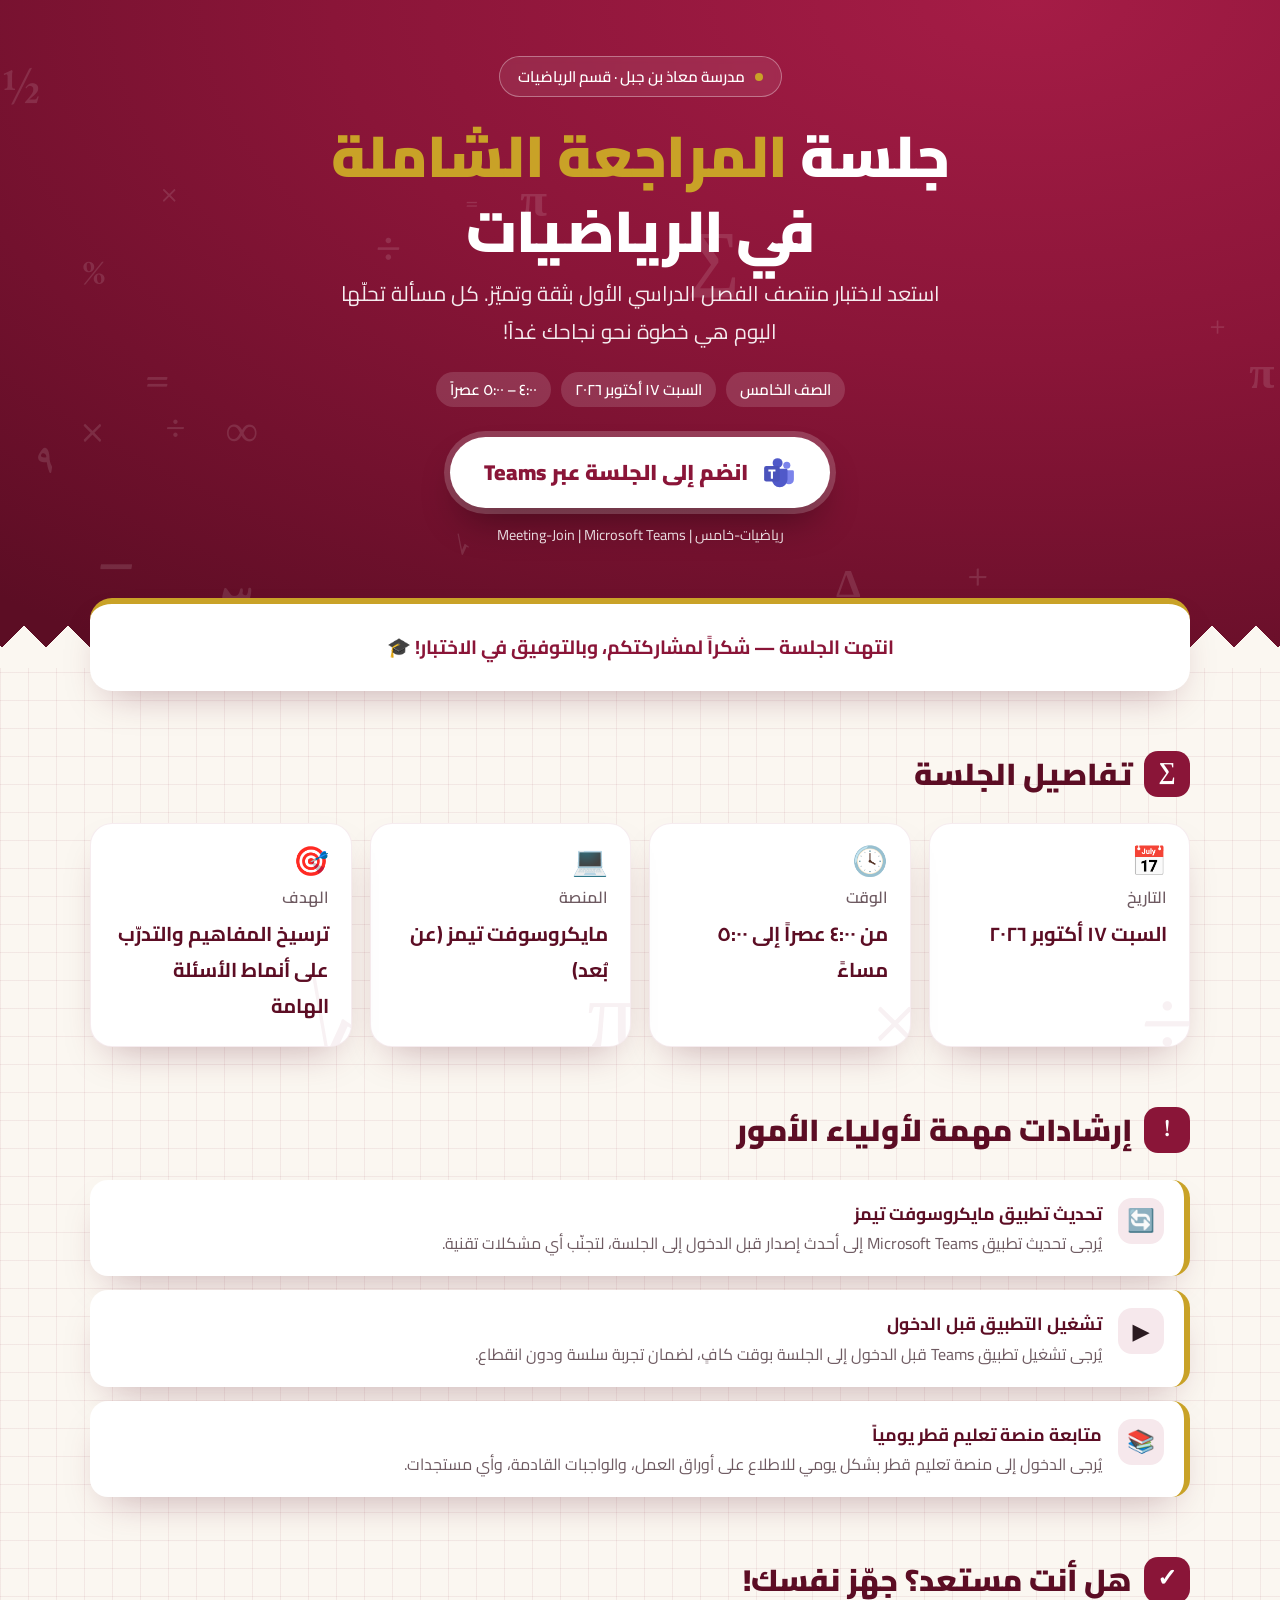
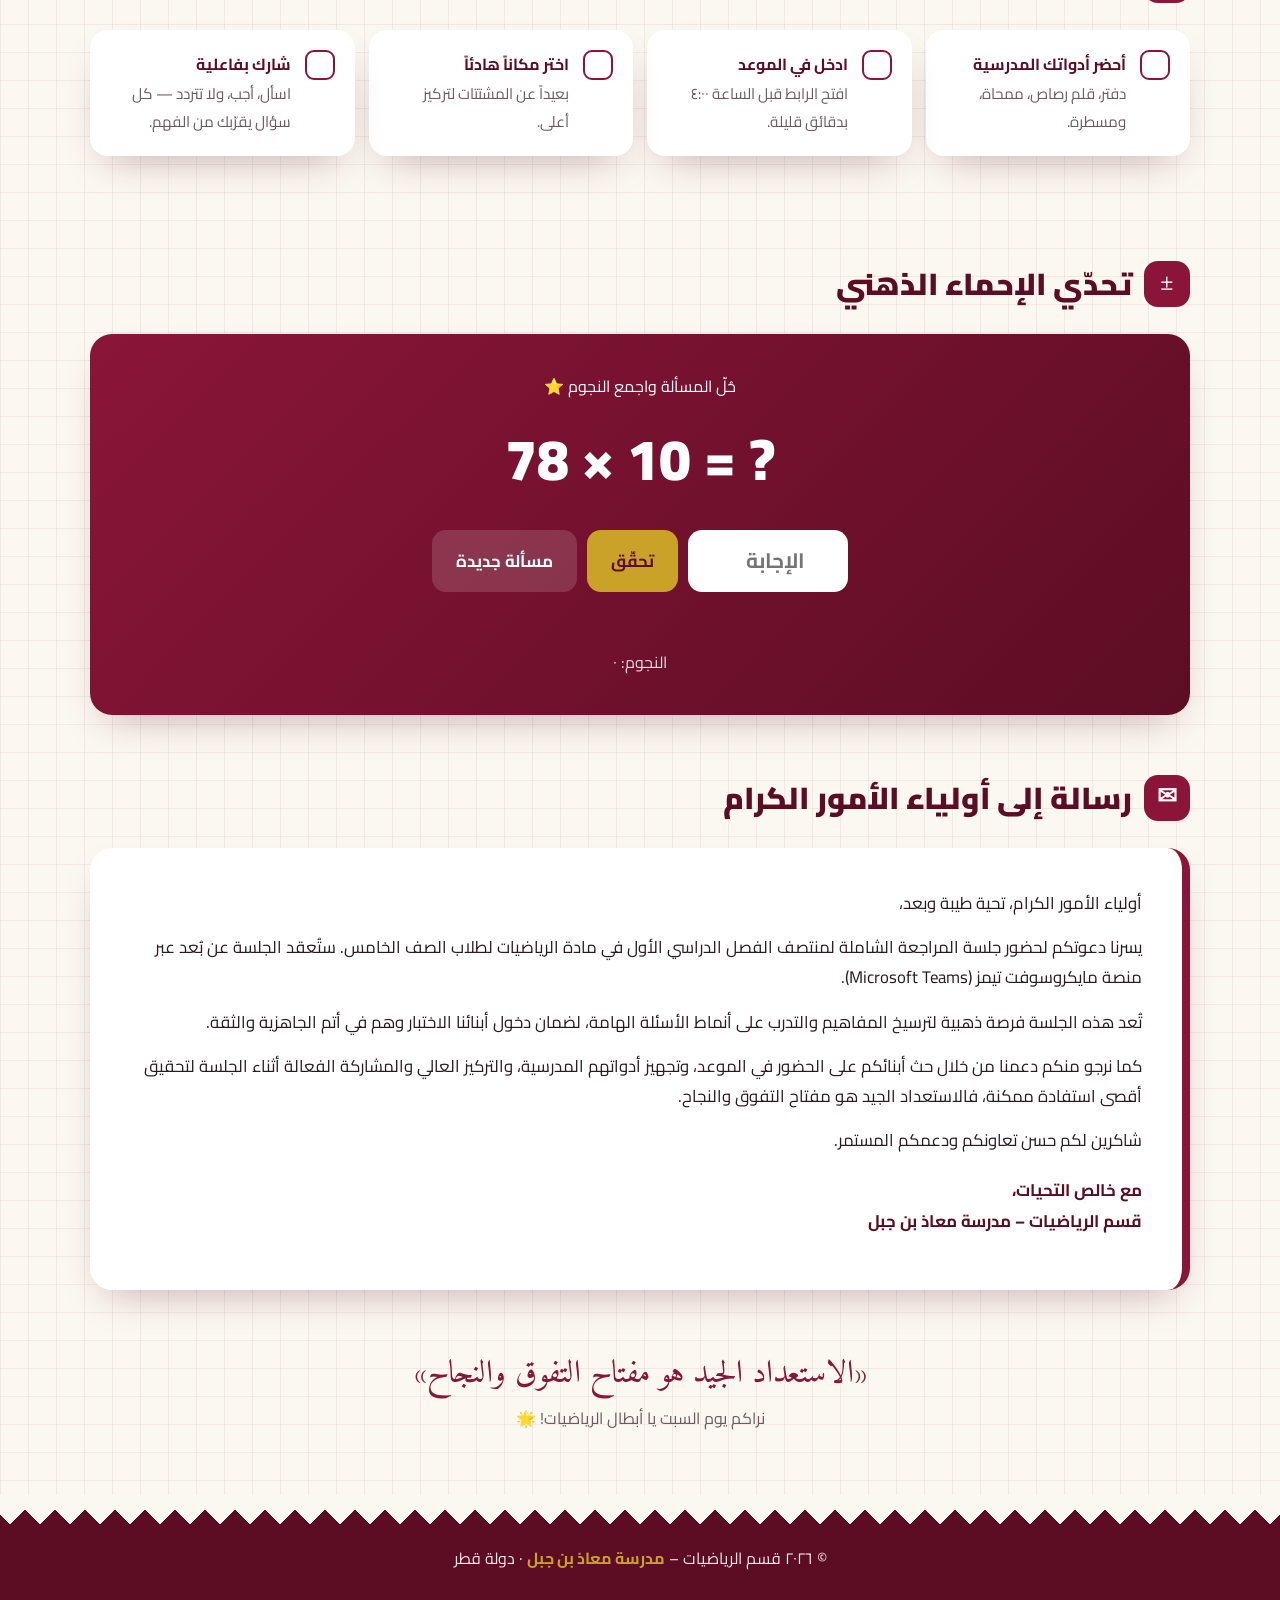
<file: index.html>
<!doctype html>
<html lang="ar" dir="rtl">
<head>
<meta charset="utf-8">
<meta name="viewport" content="width=device-width, initial-scale=1">
<title>مراجعة الرياضيات – الصف الخامس</title>
<meta name="description" content="جلسة المراجعة الشاملة لمنتصف الفصل الدراسي الأول في مادة الرياضيات للصف الخامس – مدرسة معاذ بن جبل">
<link rel="preconnect" href="https://fonts.googleapis.com">
<link rel="preconnect" href="https://fonts.gstatic.com" crossorigin>
<link href="https://fonts.googleapis.com/css2?family=Cairo:wght@400;600;700;900&family=Amiri:wght@700&display=swap" rel="stylesheet">
<style>
  :root {
    --maroon: #8A1538;
    --maroon-deep: #5C0D24;
    --maroon-soft: #F6E8EC;
    --gold: #C9A227;
    --gold-soft: #F7EED3;
    --sand: #FBF7F1;
    --ink: #2B1A20;
    --muted: #6E5A61;
    --white: #FFFFFF;
    --grid: rgba(138, 21, 56, 0.07);
    --radius: 22px;
    --shadow: 0 18px 40px -18px rgba(92, 13, 36, 0.35);
    color-scheme: light;
  }

  * { box-sizing: border-box; }
  html { scroll-behavior: smooth; }

  body {
    margin: 0;
    font-family: "Cairo", system-ui, sans-serif;
    color: var(--ink);
    background-color: var(--sand);
    background-image:
      linear-gradient(var(--grid) 1px, transparent 1px),
      linear-gradient(90deg, var(--grid) 1px, transparent 1px);
    background-size: 28px 28px;
    line-height: 1.8;
    overflow-x: hidden;
  }

  a { color: inherit; }

  .wrap { width: min(1100px, 100% - 32px); margin-inline: auto; }

  /* ===== Hero (Qatari flag inspired) ===== */
  .hero {
    position: relative;
    background: radial-gradient(120% 120% at 80% 0%, #A51C46 0%, var(--maroon) 45%, var(--maroon-deep) 100%);
    color: var(--white);
    padding: 56px 0 120px;
    overflow: hidden;
  }

  /* The nine-point serrated edge of the Qatari flag */
  .hero::after {
    content: "";
    position: absolute;
    inset-inline: 0;
    bottom: -1px;
    height: 44px;
    background: var(--sand);
    -webkit-mask: conic-gradient(from 135deg at top, #0000, #000 1deg 89deg, #0000 90deg) 50% / 44px 100%;
            mask: conic-gradient(from 135deg at top, #0000, #000 1deg 89deg, #0000 90deg) 50% / 44px 100%;
  }

  .floating {
    position: absolute;
    inset: 0;
    pointer-events: none;
    font-family: "Amiri", serif;
    font-weight: 700;
  }
  .floating span {
    position: absolute;
    color: rgba(255, 255, 255, 0.12);
    animation: drift 9s ease-in-out infinite;
  }
  @keyframes drift {
    0%, 100% { transform: translateY(0) rotate(0deg); }
    50%      { transform: translateY(-16px) rotate(8deg); }
  }

  .hero-inner { position: relative; z-index: 1; text-align: center; }

  .school {
    display: inline-flex;
    align-items: center;
    gap: 10px;
    padding: 6px 18px;
    border: 1px solid rgba(255, 255, 255, 0.35);
    border-radius: 999px;
    font-weight: 600;
    font-size: 0.95rem;
    background: rgba(255, 255, 255, 0.08);
    backdrop-filter: blur(4px);
  }
  .school .dot { width: 8px; height: 8px; border-radius: 50%; background: var(--gold); }

  .hero h1 {
    margin: 22px 0 6px;
    font-size: clamp(2rem, 6vw, 3.6rem);
    font-weight: 900;
    line-height: 1.3;
    letter-spacing: -0.5px;
  }
  .hero h1 .accent { color: var(--gold); }

  .hero .sub {
    margin: 0 auto;
    max-width: 640px;
    font-size: clamp(1.05rem, 2.6vw, 1.3rem);
    opacity: 0.92;
  }

  .tags { display: flex; flex-wrap: wrap; justify-content: center; gap: 10px; margin: 22px 0 30px; }
  .tag {
    padding: 4px 14px;
    border-radius: 999px;
    background: rgba(255, 255, 255, 0.14);
    font-weight: 600;
    font-size: 0.95rem;
  }

  /* ===== Join button ===== */
  .join {
    display: inline-flex;
    align-items: center;
    gap: 14px;
    padding: 16px 34px;
    border-radius: 999px;
    background: var(--white);
    color: var(--maroon);
    font-size: clamp(1.1rem, 3vw, 1.35rem);
    font-weight: 900;
    text-decoration: none;
    box-shadow: 0 0 0 6px rgba(255, 255, 255, 0.18), 0 20px 40px -12px rgba(0, 0, 0, 0.45);
    transition: transform 0.2s ease, box-shadow 0.2s ease;
    animation: pulse 2.4s ease-in-out infinite;
  }
  .join:hover, .join:focus-visible {
    transform: translateY(-3px) scale(1.02);
    box-shadow: 0 0 0 10px rgba(255, 255, 255, 0.22), 0 26px 48px -12px rgba(0, 0, 0, 0.5);
    outline: none;
  }
  .join svg { width: 34px; height: 34px; flex: none; }
  @keyframes pulse {
    0%, 100% { box-shadow: 0 0 0 6px rgba(255, 255, 255, 0.18), 0 20px 40px -12px rgba(0, 0, 0, 0.45); }
    50%      { box-shadow: 0 0 0 14px rgba(255, 255, 255, 0.06), 0 20px 40px -12px rgba(0, 0, 0, 0.45); }
  }
  .join-note { display: block; margin-top: 14px; font-size: 0.9rem; opacity: 0.85; }

  /* ===== Countdown ===== */
  .countdown-card {
    position: relative;
    z-index: 2;
    margin-top: -70px;
    background: var(--white);
    border-radius: var(--radius);
    box-shadow: var(--shadow);
    padding: 26px 22px;
    text-align: center;
    border-top: 6px solid var(--gold);
  }
  .countdown-card h2 { margin: 0 0 14px; font-size: 1.25rem; color: var(--maroon); }
  .countdown { display: flex; justify-content: center; gap: clamp(8px, 2.5vw, 22px); direction: rtl; }
  .unit {
    min-width: clamp(64px, 18vw, 110px);
    padding: 12px 6px;
    border-radius: 16px;
    background: var(--maroon-soft);
  }
  .unit b {
    display: block;
    font-size: clamp(1.8rem, 6vw, 2.8rem);
    font-weight: 900;
    color: var(--maroon);
    line-height: 1.1;
    font-variant-numeric: tabular-nums;
  }
  .unit small { color: var(--muted); font-weight: 600; }
  .live-msg { font-size: 1.2rem; font-weight: 700; color: var(--maroon); margin: 0; }

  /* ===== Sections ===== */
  section { padding: 56px 0 0; }
  .section-title {
    display: flex;
    align-items: center;
    gap: 12px;
    margin: 0 0 22px;
    font-size: clamp(1.4rem, 3.4vw, 1.9rem);
    font-weight: 900;
    color: var(--maroon-deep);
  }
  .section-title .sym {
    display: grid;
    place-items: center;
    width: 46px;
    height: 46px;
    border-radius: 14px;
    background: var(--maroon);
    color: var(--white);
    font-family: "Amiri", serif;
    font-size: 1.5rem;
    flex: none;
  }

  .grid { display: grid; gap: 18px; grid-template-columns: repeat(auto-fit, minmax(230px, 1fr)); }

  .card {
    background: var(--white);
    border-radius: var(--radius);
    padding: 22px;
    box-shadow: var(--shadow);
    border: 1px solid rgba(138, 21, 56, 0.08);
    position: relative;
    overflow: hidden;
  }
  .card .big-sym {
    position: absolute;
    inset-inline-start: -6px;
    bottom: -26px;
    font-family: "Amiri", serif;
    font-size: 6rem;
    color: rgba(138, 21, 56, 0.06);
    line-height: 1;
  }
  .card h3 { margin: 0 0 4px; font-size: 1rem; color: var(--muted); font-weight: 600; }
  .card p { margin: 0; font-size: 1.25rem; font-weight: 700; color: var(--maroon-deep); }
  .card .icon { font-size: 1.8rem; line-height: 1; margin-bottom: 8px; }

  /* Parents' notes */
  .notes { list-style: none; margin: 0; padding: 0; display: grid; gap: 14px; }
  .notes li {
    display: flex;
    gap: 16px;
    align-items: flex-start;
    background: var(--white);
    border-radius: 18px;
    padding: 18px 20px;
    box-shadow: var(--shadow);
    border-inline-start: 6px solid var(--gold);
  }
  .notes .icon {
    flex: none;
    width: 46px;
    height: 46px;
    border-radius: 14px;
    background: var(--maroon-soft);
    display: grid;
    place-items: center;
    font-size: 1.4rem;
  }
  .notes strong { display: block; color: var(--maroon-deep); font-size: 1.1rem; }
  .notes p { margin: 0; color: var(--muted); }

  /* Checklist */
  .checklist { list-style: none; margin: 0; padding: 0; display: grid; gap: 14px; grid-template-columns: repeat(auto-fit, minmax(260px, 1fr)); }
  .checklist li {
    display: flex;
    gap: 14px;
    align-items: flex-start;
    background: var(--white);
    border-radius: 18px;
    padding: 18px;
    box-shadow: var(--shadow);
    cursor: pointer;
    user-select: none;
    transition: background 0.2s;
    border: 2px solid transparent;
  }
  .checklist li:hover { border-color: var(--maroon-soft); }
  .checklist .box {
    flex: none;
    width: 30px;
    height: 30px;
    border-radius: 9px;
    border: 2px solid var(--maroon);
    display: grid;
    place-items: center;
    color: var(--white);
    font-weight: 900;
    transition: background 0.2s;
  }
  .checklist li.done { background: var(--gold-soft); }
  .checklist li.done .box { background: var(--maroon); }
  .checklist li.done .box::after { content: "✓"; }
  .checklist strong { display: block; color: var(--maroon-deep); }
  .checklist span.desc { color: var(--muted); font-size: 0.95rem; }
  .ready-msg { margin: 16px 0 0; text-align: center; font-weight: 700; color: var(--maroon); min-height: 1.8em; }

  /* Warm-up game */
  .game {
    background: linear-gradient(135deg, var(--maroon) 0%, var(--maroon-deep) 100%);
    color: var(--white);
    border-radius: var(--radius);
    padding: clamp(22px, 4vw, 38px);
    box-shadow: var(--shadow);
    text-align: center;
    position: relative;
    overflow: hidden;
  }
  .game .question {
    font-size: clamp(2.2rem, 8vw, 3.6rem);
    font-weight: 900;
    direction: ltr;
    margin: 8px 0 18px;
    font-variant-numeric: tabular-nums;
  }
  .game form { display: flex; justify-content: center; gap: 10px; flex-wrap: wrap; }
  .game input {
    width: 160px;
    padding: 12px 16px;
    border-radius: 14px;
    border: none;
    font: inherit;
    font-size: 1.3rem;
    font-weight: 700;
    text-align: center;
    color: var(--maroon-deep);
  }
  .game input:focus { outline: 3px solid var(--gold); }
  .btn {
    padding: 12px 24px;
    border-radius: 14px;
    border: none;
    font: inherit;
    font-weight: 700;
    font-size: 1.05rem;
    cursor: pointer;
    background: var(--gold);
    color: var(--maroon-deep);
    transition: transform 0.15s;
  }
  .btn:hover { transform: translateY(-2px); }
  .btn.ghost { background: rgba(255, 255, 255, 0.15); color: var(--white); }
  .feedback { min-height: 2em; margin: 16px 0 4px; font-size: 1.15rem; font-weight: 700; }
  .score { opacity: 0.85; }
  .stars { color: var(--gold); letter-spacing: 4px; }

  /* Parents letter */
  .letter {
    background: var(--white);
    border-radius: var(--radius);
    padding: clamp(22px, 4vw, 40px);
    box-shadow: var(--shadow);
    border-inline-start: 8px solid var(--maroon);
    font-size: 1.05rem;
  }
  .letter p { margin: 0 0 14px; }
  .letter .sign { margin-top: 20px; font-weight: 700; color: var(--maroon-deep); }

  /* Quote */
  .quote {
    margin-top: 56px;
    text-align: center;
    font-family: "Amiri", serif;
    font-size: clamp(1.4rem, 4vw, 2rem);
    color: var(--maroon);
  }
  .quote small { display: block; font-family: "Cairo", sans-serif; font-size: 1rem; color: var(--muted); }

  footer {
    margin-top: 64px;
    background: var(--maroon-deep);
    color: rgba(255, 255, 255, 0.9);
    text-align: center;
    padding: 30px 16px;
    position: relative;
  }
  footer::before {
    content: "";
    position: absolute;
    inset-inline: 0;
    top: -1px;
    height: 30px;
    background: var(--sand);
    -webkit-mask: conic-gradient(from -45deg at bottom, #0000, #000 1deg 89deg, #0000 90deg) 50% / 30px 100%;
            mask: conic-gradient(from -45deg at bottom, #0000, #000 1deg 89deg, #0000 90deg) 50% / 30px 100%;
  }
  footer p { margin: 18px 0 0; }
  footer b { color: var(--gold); }

  .confetti {
    position: fixed;
    top: -20px;
    font-family: "Amiri", serif;
    font-weight: 700;
    pointer-events: none;
    z-index: 99;
    animation: fall linear forwards;
  }
  @keyframes fall { to { transform: translateY(110vh) rotate(540deg); opacity: 0.2; } }

  @media (prefers-reduced-motion: reduce) {
    *, *::before, *::after { animation: none !important; transition: none !important; }
  }
</style>
</head>
<body>

<header class="hero">
  <div class="floating" aria-hidden="true" id="floating"></div>
  <div class="wrap hero-inner">
    <span class="school"><span class="dot"></span> مدرسة معاذ بن جبل · قسم الرياضيات</span>
    <h1>جلسة <span class="accent">المراجعة الشاملة</span><br>في الرياضيات</h1>
    <p class="sub">استعد لاختبار منتصف الفصل الدراسي الأول بثقة وتميّز. كل مسألة تحلّها اليوم هي خطوة نحو نجاحك غداً!</p>
    <div class="tags">
      <span class="tag">الصف الخامس</span>
      <span class="tag">السبت ١٧ أكتوبر ٢٠٢٦</span>
      <span class="tag">٤:٠٠ – ٥:٠٠ عصراً</span>
    </div>
    <a class="join" href="https://teams.microsoft.com/meet/377886868925549?p=B9jHHU0qfw8M6jMyG8" target="_blank" rel="noopener">
      <svg viewBox="0 0 48 48" aria-hidden="true">
        <circle cx="35" cy="13" r="5" fill="#7B83EB"/>
        <path d="M30 20h13a2 2 0 0 1 2 2v11a7 7 0 0 1-7 7h0a7 7 0 0 1-7-7z" fill="#7B83EB"/>
        <circle cx="22" cy="10" r="7" fill="#5059C9"/>
        <path d="M12 18h22a2 2 0 0 1 2 2v13a11 11 0 0 1-11 11h0a11 11 0 0 1-11-11V18z" fill="#5059C9"/>
        <rect x="3" y="14" width="22" height="22" rx="3" fill="#4B53BC"/>
        <path d="M9 19h10v3h-3.5v10h-3V22H9z" fill="#fff"/>
      </svg>
      انضم إلى الجلسة عبر Teams
    </a>
    <span class="join-note">رياضيات-خامس | Meeting-Join | Microsoft Teams</span>
  </div>
</header>

<main class="wrap">

  <div class="countdown-card" id="countdown-card">
    <h2 id="cd-title">⏳ الوقت المتبقي على بدء الجلسة</h2>
    <div class="countdown" id="countdown">
      <div class="unit"><b id="d">0</b><small>يوم</small></div>
      <div class="unit"><b id="h">0</b><small>ساعة</small></div>
      <div class="unit"><b id="m">0</b><small>دقيقة</small></div>
      <div class="unit"><b id="s">0</b><small>ثانية</small></div>
    </div>
  </div>

  <section>
    <h2 class="section-title"><span class="sym">∑</span> تفاصيل الجلسة</h2>
    <div class="grid">
      <div class="card">
        <div class="icon">📅</div>
        <h3>التاريخ</h3>
        <p>السبت ١٧ أكتوبر ٢٠٢٦</p>
        <span class="big-sym" aria-hidden="true">÷</span>
      </div>
      <div class="card">
        <div class="icon">🕓</div>
        <h3>الوقت</h3>
        <p>من ٤:٠٠ عصراً إلى ٥:٠٠ مساءً</p>
        <span class="big-sym" aria-hidden="true">×</span>
      </div>
      <div class="card">
        <div class="icon">💻</div>
        <h3>المنصة</h3>
        <p>مايكروسوفت تيمز (عن بُعد)</p>
        <span class="big-sym" aria-hidden="true">π</span>
      </div>
      <div class="card">
        <div class="icon">🎯</div>
        <h3>الهدف</h3>
        <p>ترسيخ المفاهيم والتدرّب على أنماط الأسئلة الهامة</p>
        <span class="big-sym" aria-hidden="true">√</span>
      </div>
    </div>
  </section>

  <section>
    <h2 class="section-title"><span class="sym">!</span> إرشادات مهمة لأولياء الأمور</h2>
    <ul class="notes">
      <li>
        <span class="icon" aria-hidden="true">🔄</span>
        <div><strong>تحديث تطبيق مايكروسوفت تيمز</strong><p>يُرجى تحديث تطبيق Microsoft Teams إلى أحدث إصدار قبل الدخول إلى الجلسة، لتجنّب أي مشكلات تقنية.</p></div>
      </li>
      <li>
        <span class="icon" aria-hidden="true">▶️</span>
        <div><strong>تشغيل التطبيق قبل الدخول</strong><p>يُرجى تشغيل تطبيق Teams قبل الدخول إلى الجلسة بوقت كافٍ، لضمان تجربة سلسة ودون انقطاع.</p></div>
      </li>
      <li>
        <span class="icon" aria-hidden="true">📚</span>
        <div><strong>متابعة منصة تعليم قطر يومياً</strong><p>يُرجى الدخول إلى منصة تعليم قطر بشكل يومي للاطلاع على أوراق العمل، والواجبات القادمة، وأي مستجدات.</p></div>
      </li>
    </ul>
  </section>

  <section>
    <h2 class="section-title"><span class="sym">✓</span> هل أنت مستعد؟ جهّز نفسك!</h2>
    <ul class="checklist" id="checklist">
      <li><span class="box"></span><div><strong>أحضر أدواتك المدرسية</strong><span class="desc">دفتر، قلم رصاص، ممحاة، ومسطرة.</span></div></li>
      <li><span class="box"></span><div><strong>ادخل في الموعد</strong><span class="desc">افتح الرابط قبل الساعة ٤:٠٠ بدقائق قليلة.</span></div></li>
      <li><span class="box"></span><div><strong>اختر مكاناً هادئاً</strong><span class="desc">بعيداً عن المشتتات لتركيز أعلى.</span></div></li>
      <li><span class="box"></span><div><strong>شارك بفاعلية</strong><span class="desc">اسأل، أجب، ولا تتردد — كل سؤال يقرّبك من الفهم.</span></div></li>
    </ul>
    <p class="ready-msg" id="ready-msg" aria-live="polite"></p>
  </section>

  <section>
    <h2 class="section-title"><span class="sym">±</span> تحدّي الإحماء الذهني</h2>
    <div class="game">
      <div>حُلّ المسألة واجمع النجوم ⭐</div>
      <div class="question" id="question">—</div>
      <form id="game-form" autocomplete="off">
        <input id="answer" type="number" inputmode="numeric" placeholder="الإجابة" aria-label="الإجابة" required>
        <button class="btn" type="submit">تحقّق</button>
        <button class="btn ghost" type="button" id="skip">مسألة جديدة</button>
      </form>
      <div class="feedback" id="feedback" aria-live="polite"></div>
      <div class="score">النجوم: <span class="stars" id="stars"></span> <span id="score">٠</span></div>
    </div>
  </section>

  <section>
    <h2 class="section-title"><span class="sym">✉</span> رسالة إلى أولياء الأمور الكرام</h2>
    <div class="letter">
      <p>أولياء الأمور الكرام، تحية طيبة وبعد،</p>
      <p>يسرنا دعوتكم لحضور جلسة المراجعة الشاملة لمنتصف الفصل الدراسي الأول في مادة الرياضيات لطلاب الصف الخامس. ستُعقد الجلسة عن بُعد عبر منصة مايكروسوفت تيمز (Microsoft Teams).</p>
      <p>تُعد هذه الجلسة فرصة ذهبية لترسيخ المفاهيم والتدرب على أنماط الأسئلة الهامة، لضمان دخول أبنائنا الاختبار وهم في أتم الجاهزية والثقة.</p>
      <p>كما نرجو منكم دعمنا من خلال حث أبنائكم على الحضور في الموعد، وتجهيز أدواتهم المدرسية، والتركيز العالي والمشاركة الفعالة أثناء الجلسة لتحقيق أقصى استفادة ممكنة، فالاستعداد الجيد هو مفتاح التفوق والنجاح.</p>
      <p>شاكرين لكم حسن تعاونكم ودعمكم المستمر.</p>
      <p class="sign">مع خالص التحيات،<br>قسم الرياضيات – مدرسة معاذ بن جبل</p>
    </div>
  </section>

  <div class="quote">
    «الاستعداد الجيد هو مفتاح التفوق والنجاح»
    <small>نراكم يوم السبت يا أبطال الرياضيات! 🌟</small>
  </div>

</main>

<footer>
  <p>© ٢٠٢٦ قسم الرياضيات – <b>مدرسة معاذ بن جبل</b> · دولة قطر</p>
</footer>

<script>
  (function () {
    const toAr = (n) => String(n).replace(/\d/g, (d) => "٠١٢٣٤٥٦٧٨٩"[d]);

    /* Floating math symbols */
    const symbols = ["π", "÷", "×", "√", "∑", "=", "+", "−", "%", "½", "∞", "Δ", "٧", "٣", "٩"];
    const floating = document.getElementById("floating");
    for (let i = 0; i < 22; i++) {
      const s = document.createElement("span");
      s.textContent = symbols[i % symbols.length];
      s.style.left = Math.random() * 100 + "%";
      s.style.top = Math.random() * 100 + "%";
      s.style.fontSize = 1.4 + Math.random() * 3.2 + "rem";
      s.style.animationDelay = -Math.random() * 9 + "s";
      s.style.animationDuration = 7 + Math.random() * 6 + "s";
      floating.appendChild(s);
    }

    /* Countdown — 17 Oct 2026, 4:00–5:00 PM Doha time (UTC+3) */
    const start = Date.UTC(2026, 9, 17, 13, 0, 0);
    const end = Date.UTC(2026, 9, 17, 14, 0, 0);
    const card = document.getElementById("countdown-card");
    const el = {};
    ["d", "h", "m", "s"].forEach((k) => (el[k] = document.getElementById(k)));
    function tick() {
      const now = Date.now();
      if (now >= end) {
        card.innerHTML = '<p class="live-msg">انتهت الجلسة — شكراً لمشاركتكم، وبالتوفيق في الاختبار! 🎓</p>';
        return;
      }
      if (now >= start) {
        card.innerHTML = '<p class="live-msg">🔴 الجلسة جارية الآن! اضغط زر «انضم إلى الجلسة» بالأعلى.</p>';
        setTimeout(tick, 15000);
        return;
      }
      let diff = Math.floor((start - now) / 1000);
      const days = Math.floor(diff / 86400); diff %= 86400;
      const hours = Math.floor(diff / 3600); diff %= 3600;
      const mins = Math.floor(diff / 60);
      const secs = diff % 60;
      el.d.textContent = days;
      el.h.textContent = hours;
      el.m.textContent = mins;
      el.s.textContent = secs;
      setTimeout(tick, 1000);
    }
    tick();

    /* Confetti of math symbols */
    function celebrate(count) {
      const colors = ["#8A1538", "#C9A227", "#5C0D24", "#B8860B"];
      for (let i = 0; i < count; i++) {
        const c = document.createElement("span");
        c.className = "confetti";
        c.textContent = symbols[Math.floor(Math.random() * symbols.length)];
        c.style.left = Math.random() * 100 + "vw";
        c.style.color = colors[i % colors.length];
        c.style.fontSize = 1 + Math.random() * 1.6 + "rem";
        c.style.animationDuration = 1.8 + Math.random() * 1.8 + "s";
        document.body.appendChild(c);
        setTimeout(() => c.remove(), 4000);
      }
    }

    /* Checklist */
    const items = document.querySelectorAll("#checklist li");
    const readyMsg = document.getElementById("ready-msg");
    items.forEach((li) => {
      li.setAttribute("role", "checkbox");
      li.setAttribute("aria-checked", "false");
      li.tabIndex = 0;
      const toggle = () => {
        li.classList.toggle("done");
        li.setAttribute("aria-checked", li.classList.contains("done"));
        const done = document.querySelectorAll("#checklist li.done").length;
        if (done === items.length) {
          readyMsg.textContent = "رائع! أنت جاهز تماماً للجلسة 🏆";
          celebrate(40);
        } else {
          readyMsg.textContent = done ? "أحسنت! " + toAr(done) + " من " + toAr(items.length) + " — استمر!" : "";
        }
      };
      li.addEventListener("click", toggle);
      li.addEventListener("keydown", (e) => {
        if (e.key === " " || e.key === "Enter") { e.preventDefault(); toggle(); }
      });
    });

    /* Warm-up challenge (grade 5 level) */
    const qEl = document.getElementById("question");
    const ans = document.getElementById("answer");
    const fb = document.getElementById("feedback");
    const starsEl = document.getElementById("stars");
    const scoreEl = document.getElementById("score");
    const praise = ["ممتاز! 🌟", "أحسنت يا بطل! 💪", "عبقري رياضيات! 🧠", "رائع جداً! 🎉", "إجابة صحيحة! 👏"];
    const retry = ["قريب جداً! حاول مرة أخرى 💡", "لا بأس، فكّر بهدوء وحاول ثانية 🙂", "المحاولة طريق النجاح، جرّب مجدداً!"];
    let current = 0, score = 0;
    const r = (a, b) => a + Math.floor(Math.random() * (b - a + 1));

    function newQuestion() {
      const type = r(0, 3);
      let a, b, text;
      if (type === 0) { a = r(120, 999); b = r(100, 999); current = a + b; text = a + " + " + b; }
      else if (type === 1) { a = r(500, 999); b = r(100, a - 1); current = a - b; text = a + " − " + b; }
      else if (type === 2) { a = r(12, 99); b = r(3, 12); current = a * b; text = a + " × " + b; }
      else { b = r(3, 12); current = r(4, 25); a = b * current; text = a + " ÷ " + b; }
      qEl.textContent = text + " = ?";
      ans.value = "";
      fb.textContent = "";
    }

    document.getElementById("game-form").addEventListener("submit", (e) => {
      e.preventDefault();
      const v = Number(ans.value);
      if (ans.value === "") return;
      if (v === current) {
        score++;
        scoreEl.textContent = toAr(score);
        starsEl.textContent = "★".repeat(Math.min(score, 10));
        fb.textContent = praise[Math.floor(Math.random() * praise.length)];
        celebrate(score % 5 === 0 ? 40 : 14);
        setTimeout(newQuestion, 1100);
      } else {
        fb.textContent = retry[Math.floor(Math.random() * retry.length)];
        ans.select();
      }
    });
    document.getElementById("skip").addEventListener("click", newQuestion);
    newQuestion();
  })();
</script>
</body>
</html>
</file>
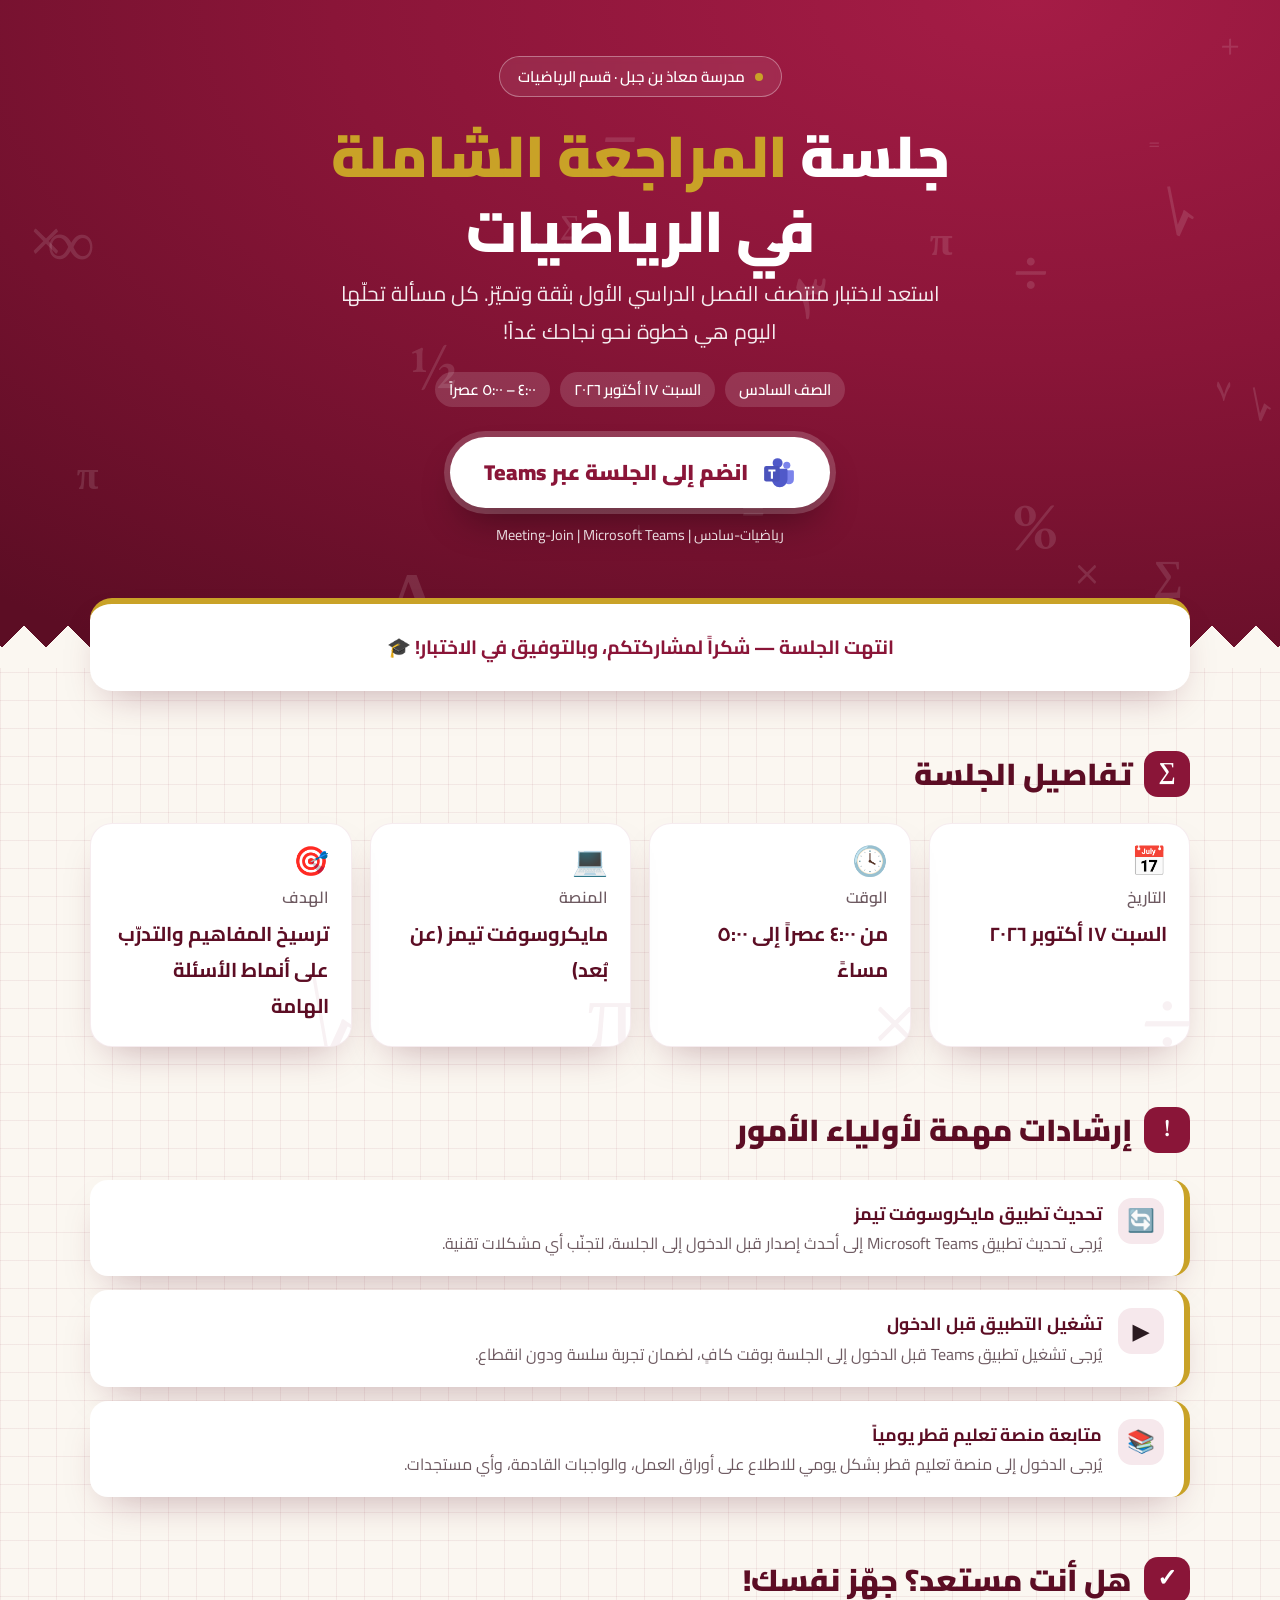
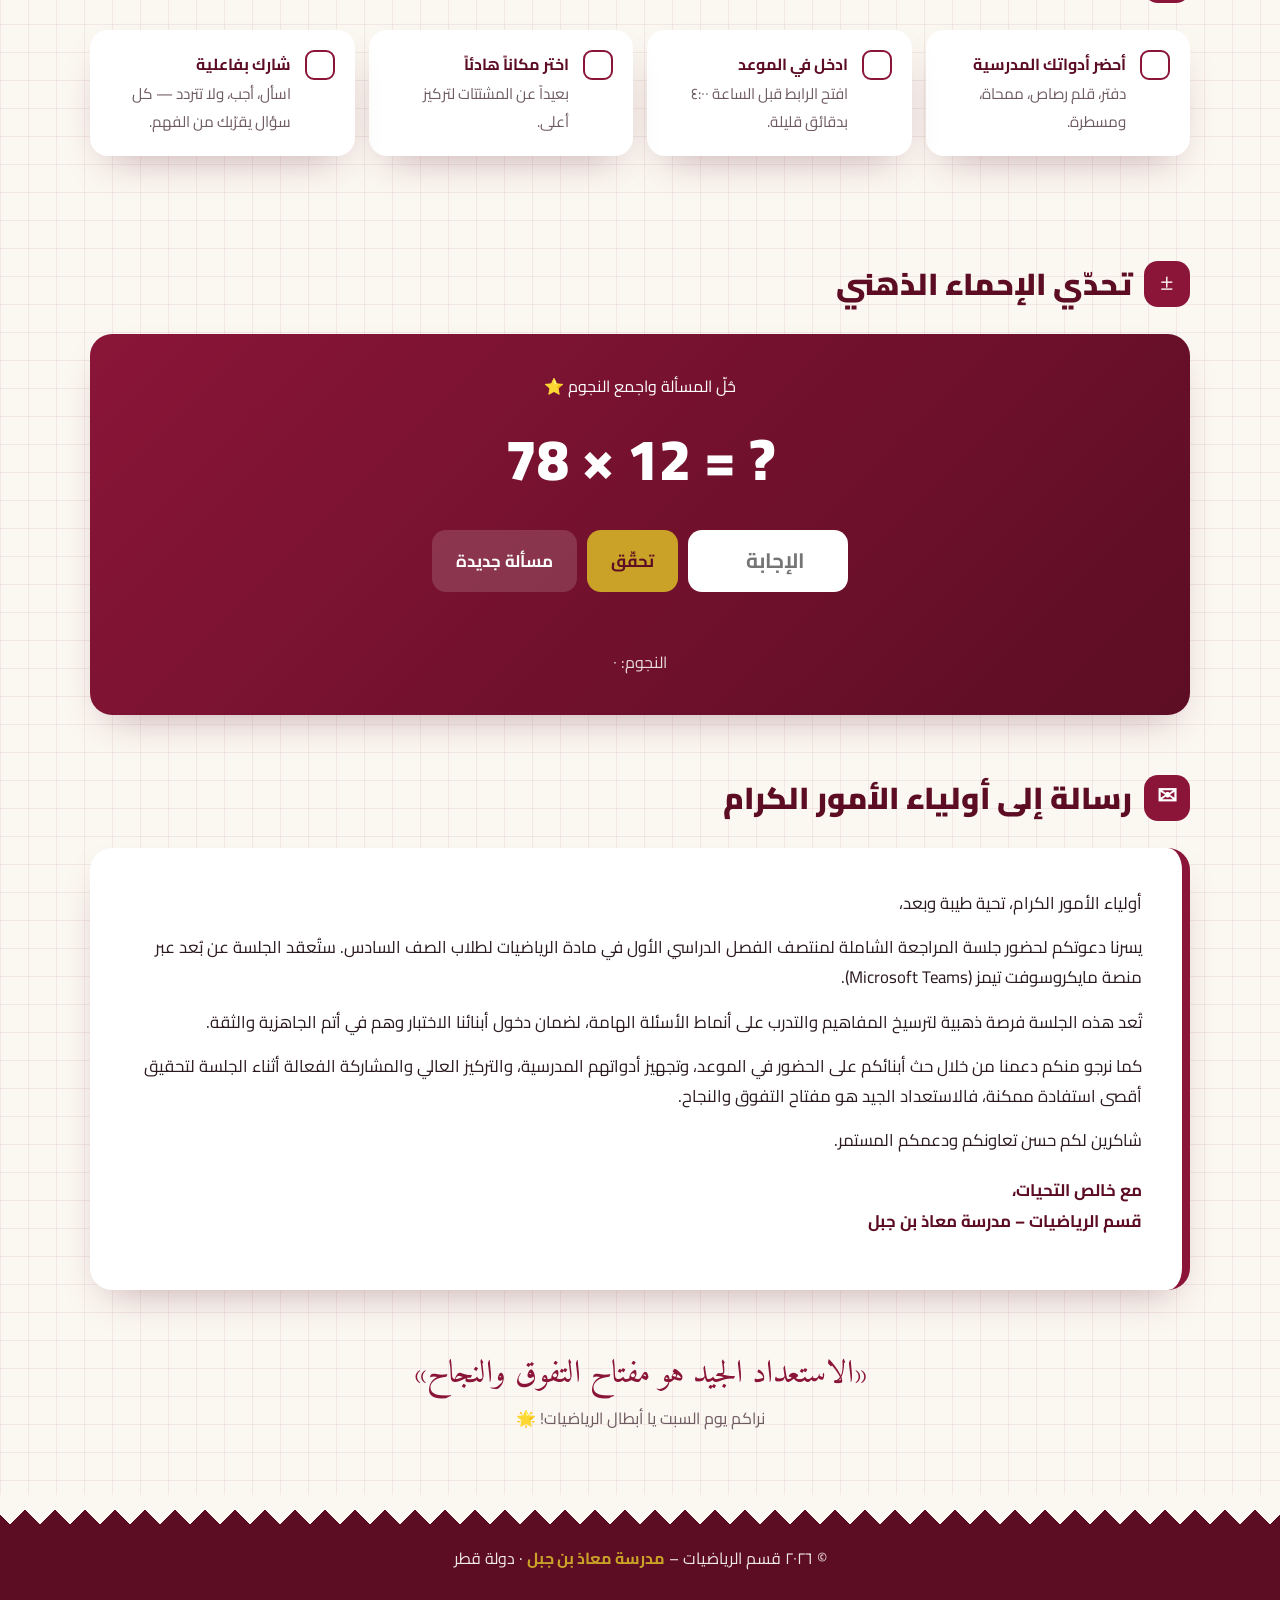
<file: grade6/index.html>
<!doctype html>
<html lang="ar" dir="rtl">
<head>
<meta charset="utf-8">
<meta name="viewport" content="width=device-width, initial-scale=1">
<title>مراجعة الرياضيات – الصف السادس</title>
<meta name="description" content="جلسة المراجعة الشاملة لمنتصف الفصل الدراسي الأول في مادة الرياضيات للصف السادس – مدرسة معاذ بن جبل">
<link rel="preconnect" href="https://fonts.googleapis.com">
<link rel="preconnect" href="https://fonts.gstatic.com" crossorigin>
<link href="https://fonts.googleapis.com/css2?family=Cairo:wght@400;600;700;900&family=Amiri:wght@700&display=swap" rel="stylesheet">
<style>
  :root {
    --maroon: #8A1538;
    --maroon-deep: #5C0D24;
    --maroon-soft: #F6E8EC;
    --gold: #C9A227;
    --gold-soft: #F7EED3;
    --sand: #FBF7F1;
    --ink: #2B1A20;
    --muted: #6E5A61;
    --white: #FFFFFF;
    --grid: rgba(138, 21, 56, 0.07);
    --radius: 22px;
    --shadow: 0 18px 40px -18px rgba(92, 13, 36, 0.35);
    color-scheme: light;
  }

  * { box-sizing: border-box; }
  html { scroll-behavior: smooth; }

  body {
    margin: 0;
    font-family: "Cairo", system-ui, sans-serif;
    color: var(--ink);
    background-color: var(--sand);
    background-image:
      linear-gradient(var(--grid) 1px, transparent 1px),
      linear-gradient(90deg, var(--grid) 1px, transparent 1px);
    background-size: 28px 28px;
    line-height: 1.8;
    overflow-x: hidden;
  }

  a { color: inherit; }

  .wrap { width: min(1100px, 100% - 32px); margin-inline: auto; }

  /* ===== Hero (Qatari flag inspired) ===== */
  .hero {
    position: relative;
    background: radial-gradient(120% 120% at 80% 0%, #A51C46 0%, var(--maroon) 45%, var(--maroon-deep) 100%);
    color: var(--white);
    padding: 56px 0 120px;
    overflow: hidden;
  }

  /* The nine-point serrated edge of the Qatari flag */
  .hero::after {
    content: "";
    position: absolute;
    inset-inline: 0;
    bottom: -1px;
    height: 44px;
    background: var(--sand);
    -webkit-mask: conic-gradient(from 135deg at top, #0000, #000 1deg 89deg, #0000 90deg) 50% / 44px 100%;
            mask: conic-gradient(from 135deg at top, #0000, #000 1deg 89deg, #0000 90deg) 50% / 44px 100%;
  }

  .floating {
    position: absolute;
    inset: 0;
    pointer-events: none;
    font-family: "Amiri", serif;
    font-weight: 700;
  }
  .floating span {
    position: absolute;
    color: rgba(255, 255, 255, 0.12);
    animation: drift 9s ease-in-out infinite;
  }
  @keyframes drift {
    0%, 100% { transform: translateY(0) rotate(0deg); }
    50%      { transform: translateY(-16px) rotate(8deg); }
  }

  .hero-inner { position: relative; z-index: 1; text-align: center; }

  .school {
    display: inline-flex;
    align-items: center;
    gap: 10px;
    padding: 6px 18px;
    border: 1px solid rgba(255, 255, 255, 0.35);
    border-radius: 999px;
    font-weight: 600;
    font-size: 0.95rem;
    background: rgba(255, 255, 255, 0.08);
    backdrop-filter: blur(4px);
  }
  .school .dot { width: 8px; height: 8px; border-radius: 50%; background: var(--gold); }

  .hero h1 {
    margin: 22px 0 6px;
    font-size: clamp(2rem, 6vw, 3.6rem);
    font-weight: 900;
    line-height: 1.3;
    letter-spacing: -0.5px;
  }
  .hero h1 .accent { color: var(--gold); }

  .hero .sub {
    margin: 0 auto;
    max-width: 640px;
    font-size: clamp(1.05rem, 2.6vw, 1.3rem);
    opacity: 0.92;
  }

  .tags { display: flex; flex-wrap: wrap; justify-content: center; gap: 10px; margin: 22px 0 30px; }
  .tag {
    padding: 4px 14px;
    border-radius: 999px;
    background: rgba(255, 255, 255, 0.14);
    font-weight: 600;
    font-size: 0.95rem;
  }

  /* ===== Join button ===== */
  .join {
    display: inline-flex;
    align-items: center;
    gap: 14px;
    padding: 16px 34px;
    border-radius: 999px;
    background: var(--white);
    color: var(--maroon);
    font-size: clamp(1.1rem, 3vw, 1.35rem);
    font-weight: 900;
    text-decoration: none;
    box-shadow: 0 0 0 6px rgba(255, 255, 255, 0.18), 0 20px 40px -12px rgba(0, 0, 0, 0.45);
    transition: transform 0.2s ease, box-shadow 0.2s ease;
    animation: pulse 2.4s ease-in-out infinite;
  }
  .join:hover, .join:focus-visible {
    transform: translateY(-3px) scale(1.02);
    box-shadow: 0 0 0 10px rgba(255, 255, 255, 0.22), 0 26px 48px -12px rgba(0, 0, 0, 0.5);
    outline: none;
  }
  .join svg { width: 34px; height: 34px; flex: none; }
  @keyframes pulse {
    0%, 100% { box-shadow: 0 0 0 6px rgba(255, 255, 255, 0.18), 0 20px 40px -12px rgba(0, 0, 0, 0.45); }
    50%      { box-shadow: 0 0 0 14px rgba(255, 255, 255, 0.06), 0 20px 40px -12px rgba(0, 0, 0, 0.45); }
  }
  .join-note { display: block; margin-top: 14px; font-size: 0.9rem; opacity: 0.85; }

  /* ===== Countdown ===== */
  .countdown-card {
    position: relative;
    z-index: 2;
    margin-top: -70px;
    background: var(--white);
    border-radius: var(--radius);
    box-shadow: var(--shadow);
    padding: 26px 22px;
    text-align: center;
    border-top: 6px solid var(--gold);
  }
  .countdown-card h2 { margin: 0 0 14px; font-size: 1.25rem; color: var(--maroon); }
  .countdown { display: flex; justify-content: center; gap: clamp(8px, 2.5vw, 22px); direction: rtl; }
  .unit {
    min-width: clamp(64px, 18vw, 110px);
    padding: 12px 6px;
    border-radius: 16px;
    background: var(--maroon-soft);
  }
  .unit b {
    display: block;
    font-size: clamp(1.8rem, 6vw, 2.8rem);
    font-weight: 900;
    color: var(--maroon);
    line-height: 1.1;
    font-variant-numeric: tabular-nums;
  }
  .unit small { color: var(--muted); font-weight: 600; }
  .live-msg { font-size: 1.2rem; font-weight: 700; color: var(--maroon); margin: 0; }

  /* ===== Sections ===== */
  section { padding: 56px 0 0; }
  .section-title {
    display: flex;
    align-items: center;
    gap: 12px;
    margin: 0 0 22px;
    font-size: clamp(1.4rem, 3.4vw, 1.9rem);
    font-weight: 900;
    color: var(--maroon-deep);
  }
  .section-title .sym {
    display: grid;
    place-items: center;
    width: 46px;
    height: 46px;
    border-radius: 14px;
    background: var(--maroon);
    color: var(--white);
    font-family: "Amiri", serif;
    font-size: 1.5rem;
    flex: none;
  }

  .grid { display: grid; gap: 18px; grid-template-columns: repeat(auto-fit, minmax(230px, 1fr)); }

  .card {
    background: var(--white);
    border-radius: var(--radius);
    padding: 22px;
    box-shadow: var(--shadow);
    border: 1px solid rgba(138, 21, 56, 0.08);
    position: relative;
    overflow: hidden;
  }
  .card .big-sym {
    position: absolute;
    inset-inline-start: -6px;
    bottom: -26px;
    font-family: "Amiri", serif;
    font-size: 6rem;
    color: rgba(138, 21, 56, 0.06);
    line-height: 1;
  }
  .card h3 { margin: 0 0 4px; font-size: 1rem; color: var(--muted); font-weight: 600; }
  .card p { margin: 0; font-size: 1.25rem; font-weight: 700; color: var(--maroon-deep); }
  .card .icon { font-size: 1.8rem; line-height: 1; margin-bottom: 8px; }

  /* Parents' notes */
  .notes { list-style: none; margin: 0; padding: 0; display: grid; gap: 14px; }
  .notes li {
    display: flex;
    gap: 16px;
    align-items: flex-start;
    background: var(--white);
    border-radius: 18px;
    padding: 18px 20px;
    box-shadow: var(--shadow);
    border-inline-start: 6px solid var(--gold);
  }
  .notes .icon {
    flex: none;
    width: 46px;
    height: 46px;
    border-radius: 14px;
    background: var(--maroon-soft);
    display: grid;
    place-items: center;
    font-size: 1.4rem;
  }
  .notes strong { display: block; color: var(--maroon-deep); font-size: 1.1rem; }
  .notes p { margin: 0; color: var(--muted); }

  /* Checklist */
  .checklist { list-style: none; margin: 0; padding: 0; display: grid; gap: 14px; grid-template-columns: repeat(auto-fit, minmax(260px, 1fr)); }
  .checklist li {
    display: flex;
    gap: 14px;
    align-items: flex-start;
    background: var(--white);
    border-radius: 18px;
    padding: 18px;
    box-shadow: var(--shadow);
    cursor: pointer;
    user-select: none;
    transition: background 0.2s;
    border: 2px solid transparent;
  }
  .checklist li:hover { border-color: var(--maroon-soft); }
  .checklist .box {
    flex: none;
    width: 30px;
    height: 30px;
    border-radius: 9px;
    border: 2px solid var(--maroon);
    display: grid;
    place-items: center;
    color: var(--white);
    font-weight: 900;
    transition: background 0.2s;
  }
  .checklist li.done { background: var(--gold-soft); }
  .checklist li.done .box { background: var(--maroon); }
  .checklist li.done .box::after { content: "✓"; }
  .checklist strong { display: block; color: var(--maroon-deep); }
  .checklist span.desc { color: var(--muted); font-size: 0.95rem; }
  .ready-msg { margin: 16px 0 0; text-align: center; font-weight: 700; color: var(--maroon); min-height: 1.8em; }

  /* Warm-up game */
  .game {
    background: linear-gradient(135deg, var(--maroon) 0%, var(--maroon-deep) 100%);
    color: var(--white);
    border-radius: var(--radius);
    padding: clamp(22px, 4vw, 38px);
    box-shadow: var(--shadow);
    text-align: center;
    position: relative;
    overflow: hidden;
  }
  .game .question {
    font-size: clamp(2.2rem, 8vw, 3.6rem);
    font-weight: 900;
    direction: ltr;
    margin: 8px 0 18px;
    font-variant-numeric: tabular-nums;
  }
  .game form { display: flex; justify-content: center; gap: 10px; flex-wrap: wrap; }
  .game input {
    width: 160px;
    padding: 12px 16px;
    border-radius: 14px;
    border: none;
    font: inherit;
    font-size: 1.3rem;
    font-weight: 700;
    text-align: center;
    color: var(--maroon-deep);
  }
  .game input:focus { outline: 3px solid var(--gold); }
  .btn {
    padding: 12px 24px;
    border-radius: 14px;
    border: none;
    font: inherit;
    font-weight: 700;
    font-size: 1.05rem;
    cursor: pointer;
    background: var(--gold);
    color: var(--maroon-deep);
    transition: transform 0.15s;
  }
  .btn:hover { transform: translateY(-2px); }
  .btn.ghost { background: rgba(255, 255, 255, 0.15); color: var(--white); }
  .feedback { min-height: 2em; margin: 16px 0 4px; font-size: 1.15rem; font-weight: 700; }
  .score { opacity: 0.85; }
  .stars { color: var(--gold); letter-spacing: 4px; }

  /* Parents letter */
  .letter {
    background: var(--white);
    border-radius: var(--radius);
    padding: clamp(22px, 4vw, 40px);
    box-shadow: var(--shadow);
    border-inline-start: 8px solid var(--maroon);
    font-size: 1.05rem;
  }
  .letter p { margin: 0 0 14px; }
  .letter .sign { margin-top: 20px; font-weight: 700; color: var(--maroon-deep); }

  /* Quote */
  .quote {
    margin-top: 56px;
    text-align: center;
    font-family: "Amiri", serif;
    font-size: clamp(1.4rem, 4vw, 2rem);
    color: var(--maroon);
  }
  .quote small { display: block; font-family: "Cairo", sans-serif; font-size: 1rem; color: var(--muted); }

  footer {
    margin-top: 64px;
    background: var(--maroon-deep);
    color: rgba(255, 255, 255, 0.9);
    text-align: center;
    padding: 30px 16px;
    position: relative;
  }
  footer::before {
    content: "";
    position: absolute;
    inset-inline: 0;
    top: -1px;
    height: 30px;
    background: var(--sand);
    -webkit-mask: conic-gradient(from -45deg at bottom, #0000, #000 1deg 89deg, #0000 90deg) 50% / 30px 100%;
            mask: conic-gradient(from -45deg at bottom, #0000, #000 1deg 89deg, #0000 90deg) 50% / 30px 100%;
  }
  footer p { margin: 18px 0 0; }
  footer b { color: var(--gold); }

  .confetti {
    position: fixed;
    top: -20px;
    font-family: "Amiri", serif;
    font-weight: 700;
    pointer-events: none;
    z-index: 99;
    animation: fall linear forwards;
  }
  @keyframes fall { to { transform: translateY(110vh) rotate(540deg); opacity: 0.2; } }

  @media (prefers-reduced-motion: reduce) {
    *, *::before, *::after { animation: none !important; transition: none !important; }
  }
</style>
</head>
<body>

<header class="hero">
  <div class="floating" aria-hidden="true" id="floating"></div>
  <div class="wrap hero-inner">
    <span class="school"><span class="dot"></span> مدرسة معاذ بن جبل · قسم الرياضيات</span>
    <h1>جلسة <span class="accent">المراجعة الشاملة</span><br>في الرياضيات</h1>
    <p class="sub">استعد لاختبار منتصف الفصل الدراسي الأول بثقة وتميّز. كل مسألة تحلّها اليوم هي خطوة نحو نجاحك غداً!</p>
    <div class="tags">
      <span class="tag">الصف السادس</span>
      <span class="tag">السبت ١٧ أكتوبر ٢٠٢٦</span>
      <span class="tag">٤:٠٠ – ٥:٠٠ عصراً</span>
    </div>
    <a class="join" href="https://teams.microsoft.com/meet/3745356467193101?p=Gq1LA5cqyHRQwXVREJ" target="_blank" rel="noopener">
      <svg viewBox="0 0 48 48" aria-hidden="true">
        <circle cx="35" cy="13" r="5" fill="#7B83EB"/>
        <path d="M30 20h13a2 2 0 0 1 2 2v11a7 7 0 0 1-7 7h0a7 7 0 0 1-7-7z" fill="#7B83EB"/>
        <circle cx="22" cy="10" r="7" fill="#5059C9"/>
        <path d="M12 18h22a2 2 0 0 1 2 2v13a11 11 0 0 1-11 11h0a11 11 0 0 1-11-11V18z" fill="#5059C9"/>
        <rect x="3" y="14" width="22" height="22" rx="3" fill="#4B53BC"/>
        <path d="M9 19h10v3h-3.5v10h-3V22H9z" fill="#fff"/>
      </svg>
      انضم إلى الجلسة عبر Teams
    </a>
    <span class="join-note">رياضيات-سادس | Meeting-Join | Microsoft Teams</span>
  </div>
</header>

<main class="wrap">

  <div class="countdown-card" id="countdown-card">
    <h2 id="cd-title">⏳ الوقت المتبقي على بدء الجلسة</h2>
    <div class="countdown" id="countdown">
      <div class="unit"><b id="d">0</b><small>يوم</small></div>
      <div class="unit"><b id="h">0</b><small>ساعة</small></div>
      <div class="unit"><b id="m">0</b><small>دقيقة</small></div>
      <div class="unit"><b id="s">0</b><small>ثانية</small></div>
    </div>
  </div>

  <section>
    <h2 class="section-title"><span class="sym">∑</span> تفاصيل الجلسة</h2>
    <div class="grid">
      <div class="card">
        <div class="icon">📅</div>
        <h3>التاريخ</h3>
        <p>السبت ١٧ أكتوبر ٢٠٢٦</p>
        <span class="big-sym" aria-hidden="true">÷</span>
      </div>
      <div class="card">
        <div class="icon">🕓</div>
        <h3>الوقت</h3>
        <p>من ٤:٠٠ عصراً إلى ٥:٠٠ مساءً</p>
        <span class="big-sym" aria-hidden="true">×</span>
      </div>
      <div class="card">
        <div class="icon">💻</div>
        <h3>المنصة</h3>
        <p>مايكروسوفت تيمز (عن بُعد)</p>
        <span class="big-sym" aria-hidden="true">π</span>
      </div>
      <div class="card">
        <div class="icon">🎯</div>
        <h3>الهدف</h3>
        <p>ترسيخ المفاهيم والتدرّب على أنماط الأسئلة الهامة</p>
        <span class="big-sym" aria-hidden="true">√</span>
      </div>
    </div>
  </section>

  <section>
    <h2 class="section-title"><span class="sym">!</span> إرشادات مهمة لأولياء الأمور</h2>
    <ul class="notes">
      <li>
        <span class="icon" aria-hidden="true">🔄</span>
        <div><strong>تحديث تطبيق مايكروسوفت تيمز</strong><p>يُرجى تحديث تطبيق Microsoft Teams إلى أحدث إصدار قبل الدخول إلى الجلسة، لتجنّب أي مشكلات تقنية.</p></div>
      </li>
      <li>
        <span class="icon" aria-hidden="true">▶️</span>
        <div><strong>تشغيل التطبيق قبل الدخول</strong><p>يُرجى تشغيل تطبيق Teams قبل الدخول إلى الجلسة بوقت كافٍ، لضمان تجربة سلسة ودون انقطاع.</p></div>
      </li>
      <li>
        <span class="icon" aria-hidden="true">📚</span>
        <div><strong>متابعة منصة تعليم قطر يومياً</strong><p>يُرجى الدخول إلى منصة تعليم قطر بشكل يومي للاطلاع على أوراق العمل، والواجبات القادمة، وأي مستجدات.</p></div>
      </li>
    </ul>
  </section>

  <section>
    <h2 class="section-title"><span class="sym">✓</span> هل أنت مستعد؟ جهّز نفسك!</h2>
    <ul class="checklist" id="checklist">
      <li><span class="box"></span><div><strong>أحضر أدواتك المدرسية</strong><span class="desc">دفتر، قلم رصاص، ممحاة، ومسطرة.</span></div></li>
      <li><span class="box"></span><div><strong>ادخل في الموعد</strong><span class="desc">افتح الرابط قبل الساعة ٤:٠٠ بدقائق قليلة.</span></div></li>
      <li><span class="box"></span><div><strong>اختر مكاناً هادئاً</strong><span class="desc">بعيداً عن المشتتات لتركيز أعلى.</span></div></li>
      <li><span class="box"></span><div><strong>شارك بفاعلية</strong><span class="desc">اسأل، أجب، ولا تتردد — كل سؤال يقرّبك من الفهم.</span></div></li>
    </ul>
    <p class="ready-msg" id="ready-msg" aria-live="polite"></p>
  </section>

  <section>
    <h2 class="section-title"><span class="sym">±</span> تحدّي الإحماء الذهني</h2>
    <div class="game">
      <div>حُلّ المسألة واجمع النجوم ⭐</div>
      <div class="question" id="question">—</div>
      <form id="game-form" autocomplete="off">
        <input id="answer" type="number" inputmode="numeric" placeholder="الإجابة" aria-label="الإجابة" required>
        <button class="btn" type="submit">تحقّق</button>
        <button class="btn ghost" type="button" id="skip">مسألة جديدة</button>
      </form>
      <div class="feedback" id="feedback" aria-live="polite"></div>
      <div class="score">النجوم: <span class="stars" id="stars"></span> <span id="score">٠</span></div>
    </div>
  </section>

  <section>
    <h2 class="section-title"><span class="sym">✉</span> رسالة إلى أولياء الأمور الكرام</h2>
    <div class="letter">
      <p>أولياء الأمور الكرام، تحية طيبة وبعد،</p>
      <p>يسرنا دعوتكم لحضور جلسة المراجعة الشاملة لمنتصف الفصل الدراسي الأول في مادة الرياضيات لطلاب الصف السادس. ستُعقد الجلسة عن بُعد عبر منصة مايكروسوفت تيمز (Microsoft Teams).</p>
      <p>تُعد هذه الجلسة فرصة ذهبية لترسيخ المفاهيم والتدرب على أنماط الأسئلة الهامة، لضمان دخول أبنائنا الاختبار وهم في أتم الجاهزية والثقة.</p>
      <p>كما نرجو منكم دعمنا من خلال حث أبنائكم على الحضور في الموعد، وتجهيز أدواتهم المدرسية، والتركيز العالي والمشاركة الفعالة أثناء الجلسة لتحقيق أقصى استفادة ممكنة، فالاستعداد الجيد هو مفتاح التفوق والنجاح.</p>
      <p>شاكرين لكم حسن تعاونكم ودعمكم المستمر.</p>
      <p class="sign">مع خالص التحيات،<br>قسم الرياضيات – مدرسة معاذ بن جبل</p>
    </div>
  </section>

  <div class="quote">
    «الاستعداد الجيد هو مفتاح التفوق والنجاح»
    <small>نراكم يوم السبت يا أبطال الرياضيات! 🌟</small>
  </div>

</main>

<footer>
  <p>© ٢٠٢٦ قسم الرياضيات – <b>مدرسة معاذ بن جبل</b> · دولة قطر</p>
</footer>

<script>
  (function () {
    const toAr = (n) => String(n).replace(/\d/g, (d) => "٠١٢٣٤٥٦٧٨٩"[d]);

    /* Floating math symbols */
    const symbols = ["π", "÷", "×", "√", "∑", "=", "+", "−", "%", "½", "∞", "Δ", "٧", "٣", "٩"];
    const floating = document.getElementById("floating");
    for (let i = 0; i < 22; i++) {
      const s = document.createElement("span");
      s.textContent = symbols[i % symbols.length];
      s.style.left = Math.random() * 100 + "%";
      s.style.top = Math.random() * 100 + "%";
      s.style.fontSize = 1.4 + Math.random() * 3.2 + "rem";
      s.style.animationDelay = -Math.random() * 9 + "s";
      s.style.animationDuration = 7 + Math.random() * 6 + "s";
      floating.appendChild(s);
    }

    /* Countdown — 17 Oct 2026, 4:00–5:00 PM Doha time (UTC+3) */
    const start = Date.UTC(2026, 9, 17, 13, 0, 0);
    const end = Date.UTC(2026, 9, 17, 14, 0, 0);
    const card = document.getElementById("countdown-card");
    const el = {};
    ["d", "h", "m", "s"].forEach((k) => (el[k] = document.getElementById(k)));
    function tick() {
      const now = Date.now();
      if (now >= end) {
        card.innerHTML = '<p class="live-msg">انتهت الجلسة — شكراً لمشاركتكم، وبالتوفيق في الاختبار! 🎓</p>';
        return;
      }
      if (now >= start) {
        card.innerHTML = '<p class="live-msg">🔴 الجلسة جارية الآن! اضغط زر «انضم إلى الجلسة» بالأعلى.</p>';
        setTimeout(tick, 15000);
        return;
      }
      let diff = Math.floor((start - now) / 1000);
      const days = Math.floor(diff / 86400); diff %= 86400;
      const hours = Math.floor(diff / 3600); diff %= 3600;
      const mins = Math.floor(diff / 60);
      const secs = diff % 60;
      el.d.textContent = days;
      el.h.textContent = hours;
      el.m.textContent = mins;
      el.s.textContent = secs;
      setTimeout(tick, 1000);
    }
    tick();

    /* Confetti of math symbols */
    function celebrate(count) {
      const colors = ["#8A1538", "#C9A227", "#5C0D24", "#B8860B"];
      for (let i = 0; i < count; i++) {
        const c = document.createElement("span");
        c.className = "confetti";
        c.textContent = symbols[Math.floor(Math.random() * symbols.length)];
        c.style.left = Math.random() * 100 + "vw";
        c.style.color = colors[i % colors.length];
        c.style.fontSize = 1 + Math.random() * 1.6 + "rem";
        c.style.animationDuration = 1.8 + Math.random() * 1.8 + "s";
        document.body.appendChild(c);
        setTimeout(() => c.remove(), 4000);
      }
    }

    /* Checklist */
    const items = document.querySelectorAll("#checklist li");
    const readyMsg = document.getElementById("ready-msg");
    items.forEach((li) => {
      li.setAttribute("role", "checkbox");
      li.setAttribute("aria-checked", "false");
      li.tabIndex = 0;
      const toggle = () => {
        li.classList.toggle("done");
        li.setAttribute("aria-checked", li.classList.contains("done"));
        const done = document.querySelectorAll("#checklist li.done").length;
        if (done === items.length) {
          readyMsg.textContent = "رائع! أنت جاهز تماماً للجلسة 🏆";
          celebrate(40);
        } else {
          readyMsg.textContent = done ? "أحسنت! " + toAr(done) + " من " + toAr(items.length) + " — استمر!" : "";
        }
      };
      li.addEventListener("click", toggle);
      li.addEventListener("keydown", (e) => {
        if (e.key === " " || e.key === "Enter") { e.preventDefault(); toggle(); }
      });
    });

    /* Warm-up challenge (grade 5 level) */
    const qEl = document.getElementById("question");
    const ans = document.getElementById("answer");
    const fb = document.getElementById("feedback");
    const starsEl = document.getElementById("stars");
    const scoreEl = document.getElementById("score");
    const praise = ["ممتاز! 🌟", "أحسنت يا بطل! 💪", "عبقري رياضيات! 🧠", "رائع جداً! 🎉", "إجابة صحيحة! 👏"];
    const retry = ["قريب جداً! حاول مرة أخرى 💡", "لا بأس، فكّر بهدوء وحاول ثانية 🙂", "المحاولة طريق النجاح، جرّب مجدداً!"];
    let current = 0, score = 0;
    const r = (a, b) => a + Math.floor(Math.random() * (b - a + 1));

    function newQuestion() {
      const type = r(0, 3);
      let a, b, text;
      if (type === 0) { a = r(120, 999); b = r(100, 999); current = a + b; text = a + " + " + b; }
      else if (type === 1) { a = r(500, 999); b = r(100, a - 1); current = a - b; text = a + " − " + b; }
      else if (type === 2) { a = r(12, 99); b = r(3, 12); current = a * b; text = a + " × " + b; }
      else { b = r(3, 12); current = r(4, 25); a = b * current; text = a + " ÷ " + b; }
      qEl.textContent = text + " = ?";
      ans.value = "";
      fb.textContent = "";
    }

    document.getElementById("game-form").addEventListener("submit", (e) => {
      e.preventDefault();
      const v = Number(ans.value);
      if (ans.value === "") return;
      if (v === current) {
        score++;
        scoreEl.textContent = toAr(score);
        starsEl.textContent = "★".repeat(Math.min(score, 10));
        fb.textContent = praise[Math.floor(Math.random() * praise.length)];
        celebrate(score % 5 === 0 ? 40 : 14);
        setTimeout(newQuestion, 1100);
      } else {
        fb.textContent = retry[Math.floor(Math.random() * retry.length)];
        ans.select();
      }
    });
    document.getElementById("skip").addEventListener("click", newQuestion);
    newQuestion();
  })();
</script>
</body>
</html>
</file>
